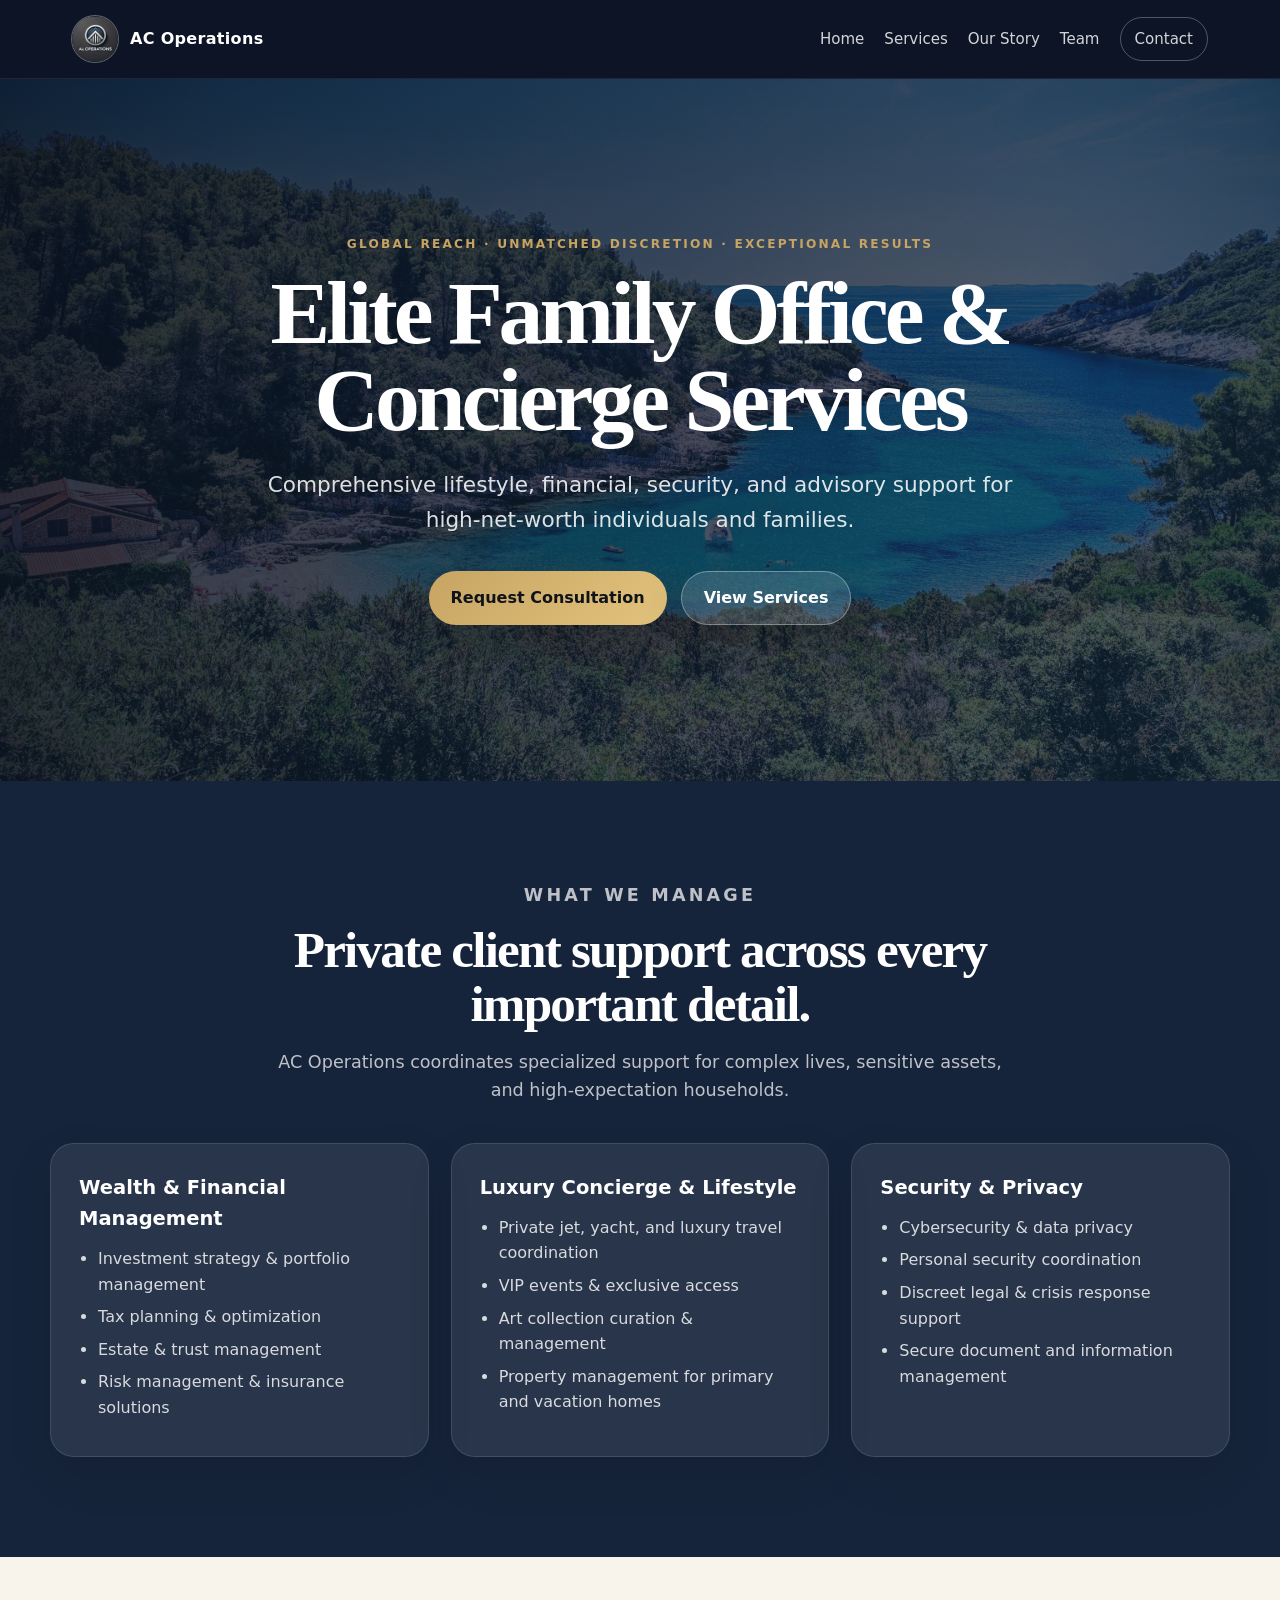
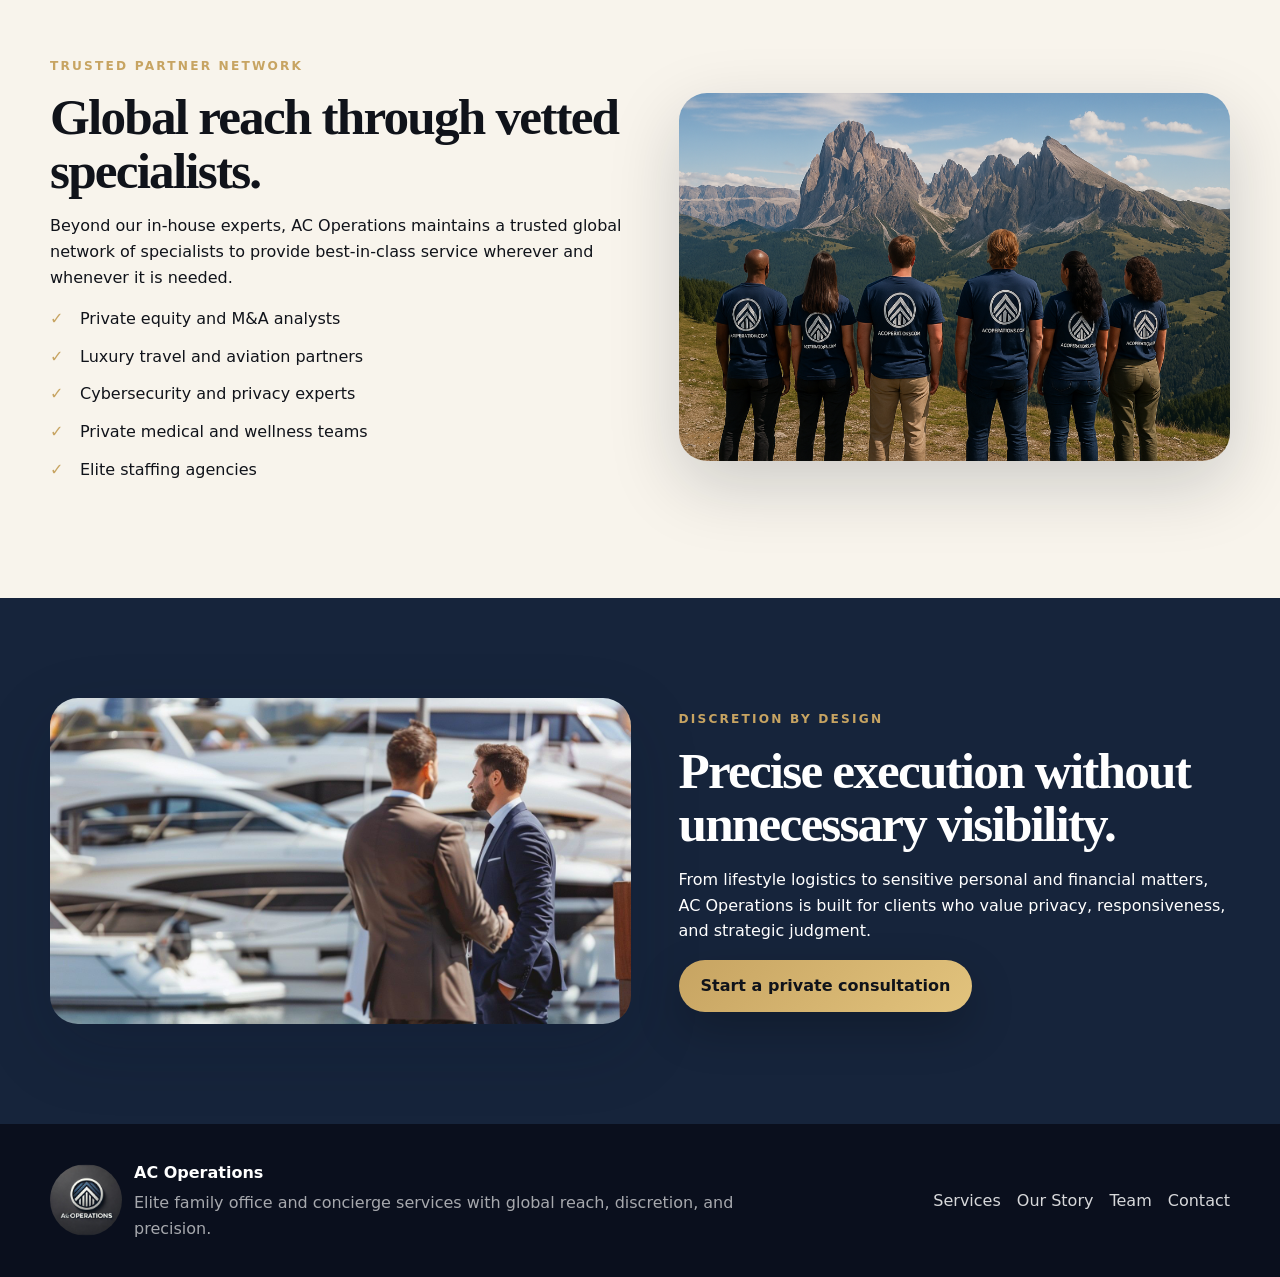
<file: index.html>
<!doctype html><html lang="en"><head><meta charset="utf-8"><meta name="viewport" content="width=device-width, initial-scale=1"><title>AC Operations | Elite Family Office & Concierge Services</title><meta name="description" content="Elite family office and concierge services for high-net-worth individuals and families.">
  <link rel="icon" href="assets/img/favicon.png" type="image/png"><link rel="stylesheet" href="styles.css"></head><body><header class="site-header"><div class="nav-wrap"><a class="brand" href="index.html"><img class="brand-logo" src="assets/img/acoperations-logo-round.png" alt="AC Operations logo"><span>AC Operations</span></a><nav class="nav" aria-label="Main navigation"><a href="index.html">Home</a><a href="services/">Services</a><a href="our-story/">Our Story</a><a href="team/">Team</a><a class="pill" href="contact-us/">Contact</a></nav></div></header><main><section class="hero" style="--hero:url('assets/img/hero.jpg')"><div class="hero-inner"><p class="eyebrow">Global Reach · Unmatched Discretion · Exceptional Results</p><h1>Elite Family Office & Concierge Services</h1><p class="lead">Comprehensive lifestyle, financial, security, and advisory support for high-net-worth individuals and families.</p><div class="actions"><a class="button" href="contact-us/">Request Consultation</a><a class="button secondary" href="services/">View Services</a></div></div></section><section class="section dark"><div class="container"><div class="section-title"><p class="eyebrow">What we manage</p><h2>Private client support across every important detail.</h2><p>AC Operations coordinates specialized support for complex lives, sensitive assets, and high-expectation households.</p></div><div class="grid service-grid"><article class="card"><h3>Wealth & Financial Management</h3><ul><li>Investment strategy & portfolio management</li><li>Tax planning & optimization</li><li>Estate & trust management</li><li>Risk management & insurance solutions</li></ul></article><article class="card"><h3>Luxury Concierge & Lifestyle</h3><ul><li>Private jet, yacht, and luxury travel coordination</li><li>VIP events & exclusive access</li><li>Art collection curation & management</li><li>Property management for primary and vacation homes</li></ul></article><article class="card"><h3>Security & Privacy</h3><ul><li>Cybersecurity & data privacy</li><li>Personal security coordination</li><li>Discreet legal & crisis response support</li><li>Secure document and information management</li></ul></article></div></div></section><section class="section"><div class="container split"><div><p class="eyebrow">Trusted partner network</p><h2>Global reach through vetted specialists.</h2><p>Beyond our in-house experts, AC Operations maintains a trusted global network of specialists to provide best-in-class service wherever and whenever it is needed.</p><ul class="check-list"><li>Private equity and M&A analysts</li><li>Luxury travel and aviation partners</li><li>Cybersecurity and privacy experts</li><li>Private medical and wellness teams</li><li>Elite staffing agencies</li></ul></div><img src="assets/img/team.png" alt="AC Operations global partner network"></div></section><section class="section dark"><div class="container split"><img src="assets/img/harbor.jpg" alt="Discreet private client meeting"><div><p class="eyebrow">Discretion by design</p><h2>Precise execution without unnecessary visibility.</h2><p>From lifestyle logistics to sensitive personal and financial matters, AC Operations is built for clients who value privacy, responsiveness, and strategic judgment.</p><a class="button" href="contact-us/">Start a private consultation</a></div></div></section></main><footer class="footer"><div class="footer-inner"><div class="footer-logo"><img src="assets/img/acoperations-logo-round.png" alt="AC Operations logo"><div><strong>AC Operations</strong><p>Elite family office and concierge services with global reach, discretion, and precision.</p></div></div><div class="footer-links"><a href="services/">Services</a><a href="our-story/">Our Story</a><a href="team/">Team</a><a href="contact-us/">Contact</a></div></div></footer></body></html>
</file>
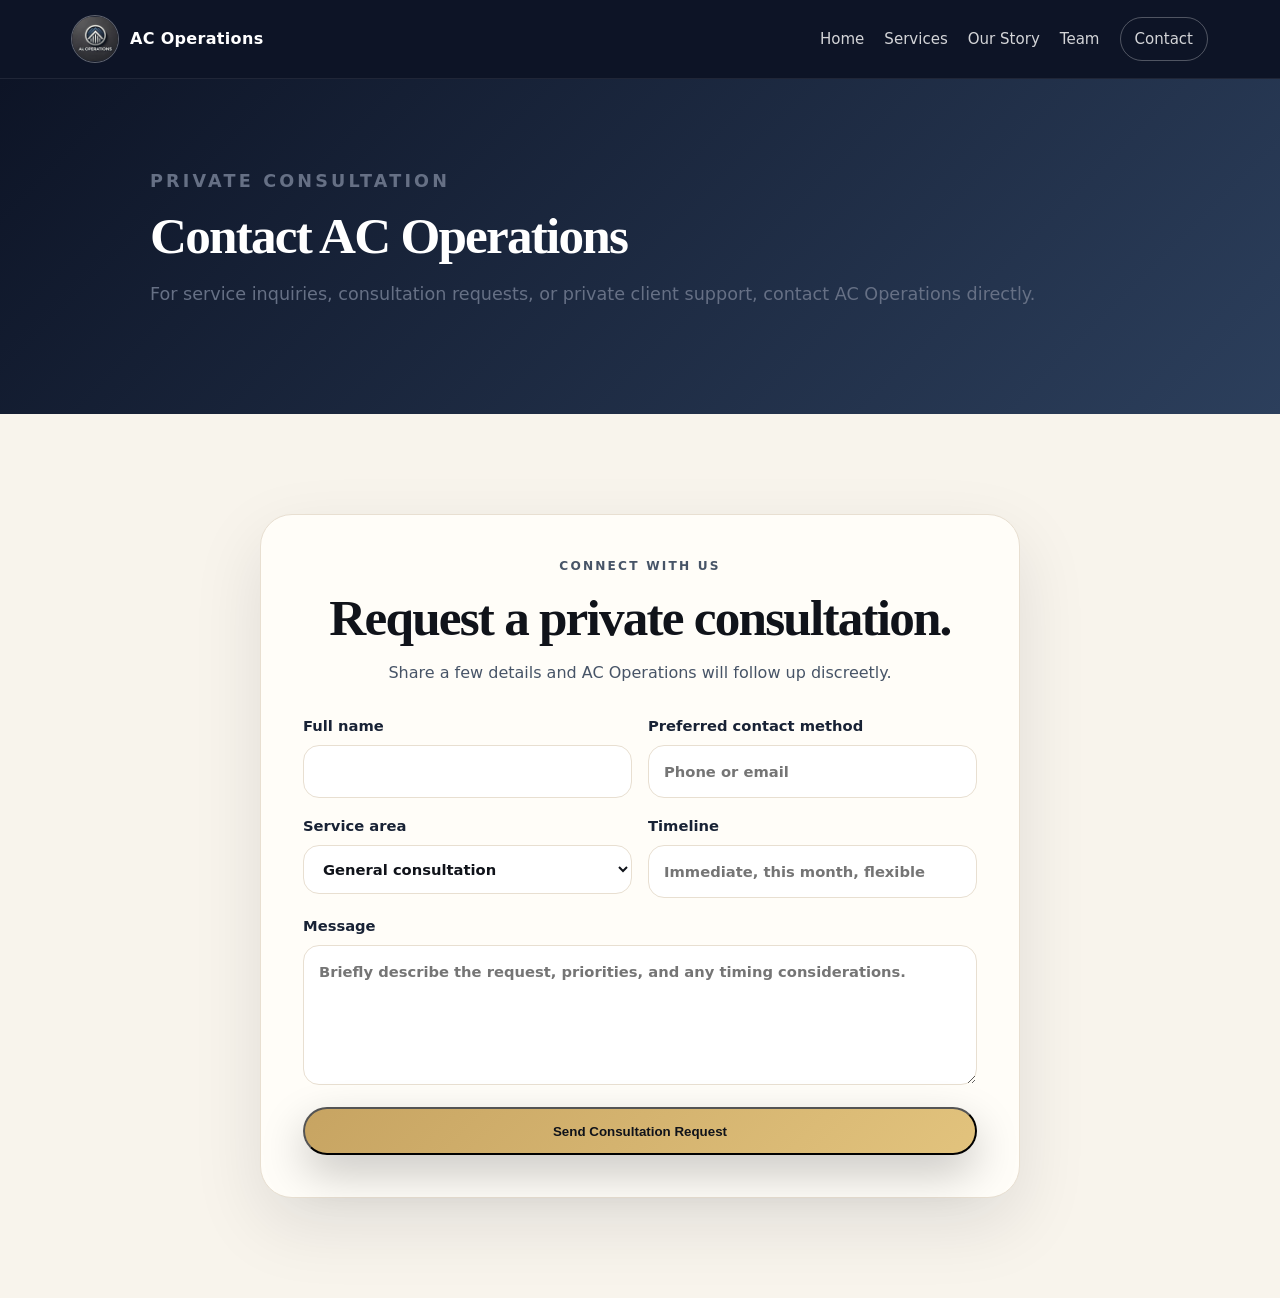
<file: contact-us/index.html>
<!doctype html><html lang="en"><head><meta charset="utf-8"><meta name="viewport" content="width=device-width, initial-scale=1"><title>Contact | AC Operations</title><meta name="description" content="Contact AC Operations for private consultations.">
  <link rel="icon" href="../assets/img/favicon.png" type="image/png"><link rel="stylesheet" href="../styles.css"></head><body><header class="site-header"><div class="nav-wrap"><a class="brand" href="../index.html"><img class="brand-logo" src="../assets/img/acoperations-logo-round.png" alt="AC Operations logo"><span>AC Operations</span></a><nav class="nav" aria-label="Main navigation"><a href="../index.html">Home</a><a href="../services/">Services</a><a href="../our-story/">Our Story</a><a href="../team/">Team</a><a class="pill" href="../contact-us/">Contact</a></nav></div></header><main><section class="page-hero"><div class="page-title"><p class="eyebrow">Private Consultation</p><h1>Contact AC Operations</h1><p>For service inquiries, consultation requests, or private client support, contact AC Operations directly.</p></div></section><section class="section"><div class="contact-card"><p class="eyebrow">Connect With Us</p><h2>Request a private consultation.</h2><p>Share a few details and AC Operations will follow up discreetly.</p><form class="contact-form" action="https://formspree.io/f/xnjkrvkl" method="POST" target="_blank">
  <input type="hidden" name="_subject" value="AC Operations Consultation Request">
  <input type="hidden" name="_next" value="../thank-you/index.html">
  <div class="form-row"><label>Full name<input name="name" autocomplete="name" required></label><label>Preferred contact method<input name="contact" placeholder="Phone or email" required></label></div>
  <div class="form-row"><label>Service area<select name="service"><option>General consultation</option><option>Family office support</option><option>Luxury concierge & lifestyle</option><option>Security & privacy</option><option>Business & investment advisory</option></select></label><label>Timeline<input name="timeline" placeholder="Immediate, this month, flexible"></label></div>
  <label>Message<textarea name="message" placeholder="Briefly describe the request, priorities, and any timing considerations." required></textarea></label>
  <button class="button" type="submit">Send Consultation Request</button>
</form>
</body></html>
</file>
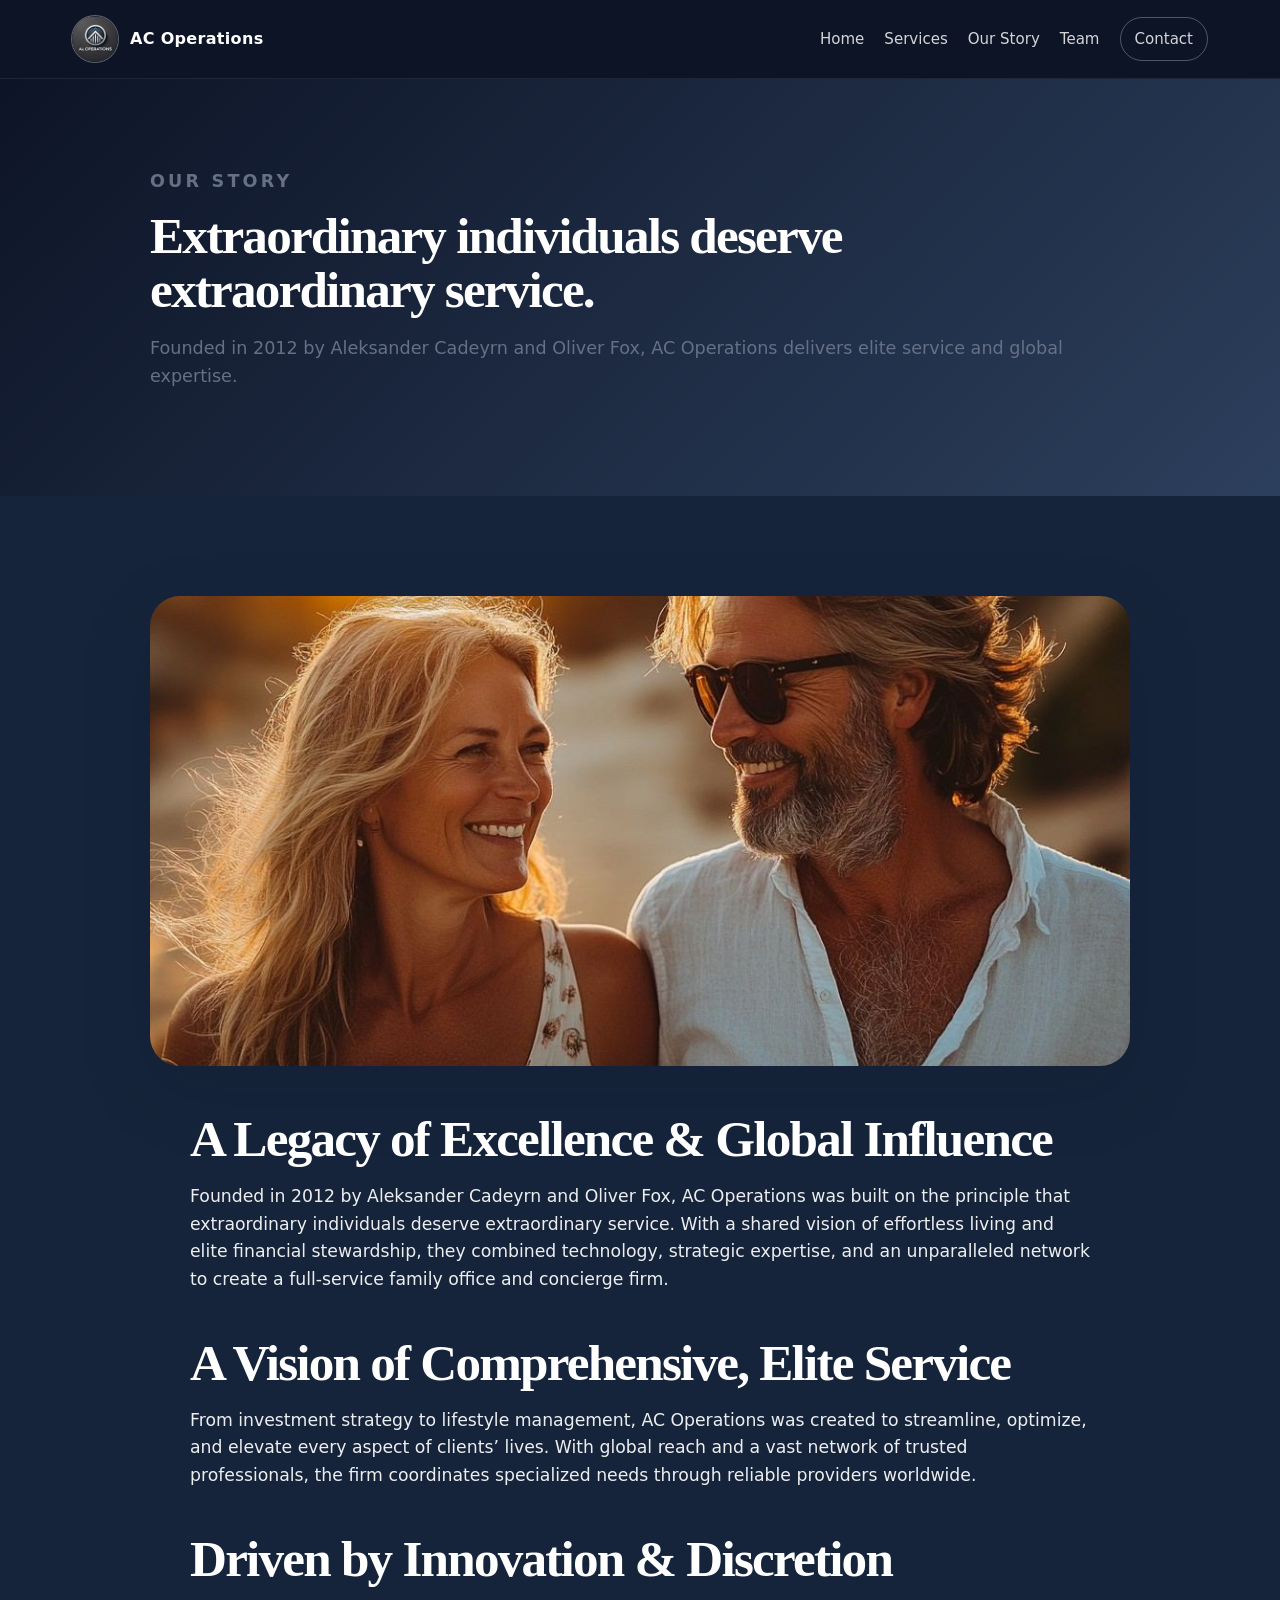
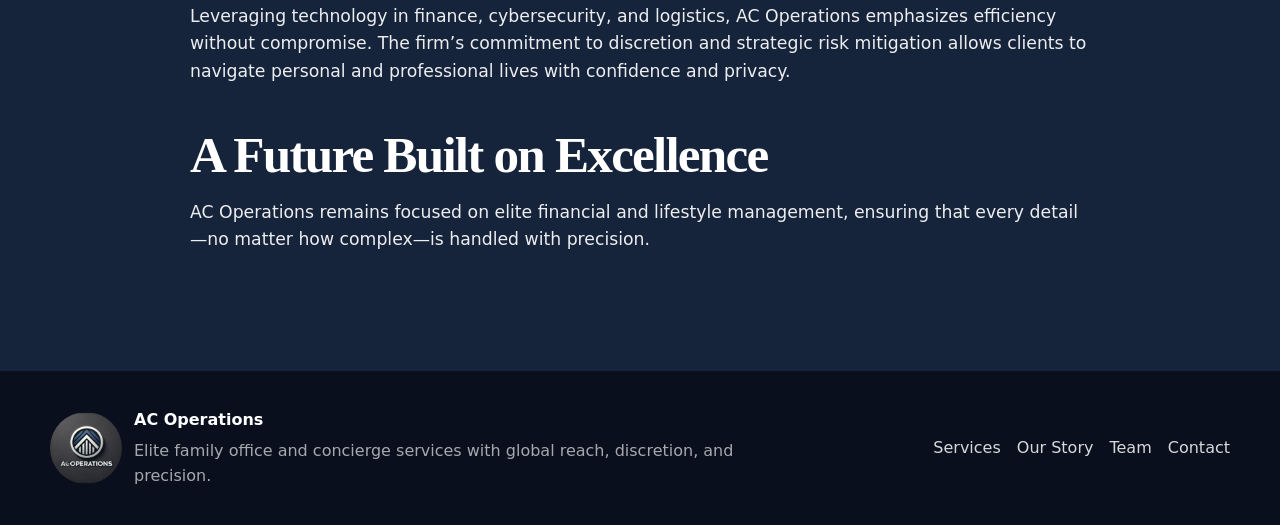
<file: our-story/index.html>
<!doctype html><html lang="en"><head><meta charset="utf-8"><meta name="viewport" content="width=device-width, initial-scale=1"><title>Our Story | AC Operations</title><meta name="description" content="The story and principles behind AC Operations.">
  <link rel="icon" href="../assets/img/favicon.png" type="image/png"><link rel="stylesheet" href="../styles.css"></head><body><header class="site-header"><div class="nav-wrap"><a class="brand" href="../index.html"><img class="brand-logo" src="../assets/img/acoperations-logo-round.png" alt="AC Operations logo"><span>AC Operations</span></a><nav class="nav" aria-label="Main navigation"><a href="../index.html">Home</a><a href="../services/">Services</a><a href="../our-story/">Our Story</a><a href="../team/">Team</a><a class="pill" href="../contact-us/">Contact</a></nav></div></header><main><section class="page-hero" ><div class="page-title"><p class="eyebrow">Our Story</p><h1>Extraordinary individuals deserve extraordinary service.</h1><p>Founded in 2012 by Aleksander Cadeyrn and Oliver Fox, AC Operations delivers elite service and global expertise.</p></div></section><section class="section dark"><div class="story-feature"><img src="../assets/img/story.jpg" alt="AC Operations private client service"></div><article class="content"><h2>A Legacy of Excellence & Global Influence</h2><p>Founded in 2012 by Aleksander Cadeyrn and Oliver Fox, AC Operations was built on the principle that extraordinary individuals deserve extraordinary service. With a shared vision of effortless living and elite financial stewardship, they combined technology, strategic expertise, and an unparalleled network to create a full-service family office and concierge firm.</p><h2>A Vision of Comprehensive, Elite Service</h2><p>From investment strategy to lifestyle management, AC Operations was created to streamline, optimize, and elevate every aspect of clients’ lives. With global reach and a vast network of trusted professionals, the firm coordinates specialized needs through reliable providers worldwide.</p><h2>Driven by Innovation & Discretion</h2><p>Leveraging technology in finance, cybersecurity, and logistics, AC Operations emphasizes efficiency without compromise. The firm’s commitment to discretion and strategic risk mitigation allows clients to navigate personal and professional lives with confidence and privacy.</p><h2>A Future Built on Excellence</h2><p>AC Operations remains focused on elite financial and lifestyle management, ensuring that every detail—no matter how complex—is handled with precision.</p></article></section></main><footer class="footer"><div class="footer-inner"><div class="footer-logo"><img src="../assets/img/acoperations-logo-round.png" alt="AC Operations logo"><div><strong>AC Operations</strong><p>Elite family office and concierge services with global reach, discretion, and precision.</p></div></div><div class="footer-links"><a href="../services/">Services</a><a href="../our-story/">Our Story</a><a href="../team/">Team</a><a href="../contact-us/">Contact</a></div></div></footer></body></html>
</file>
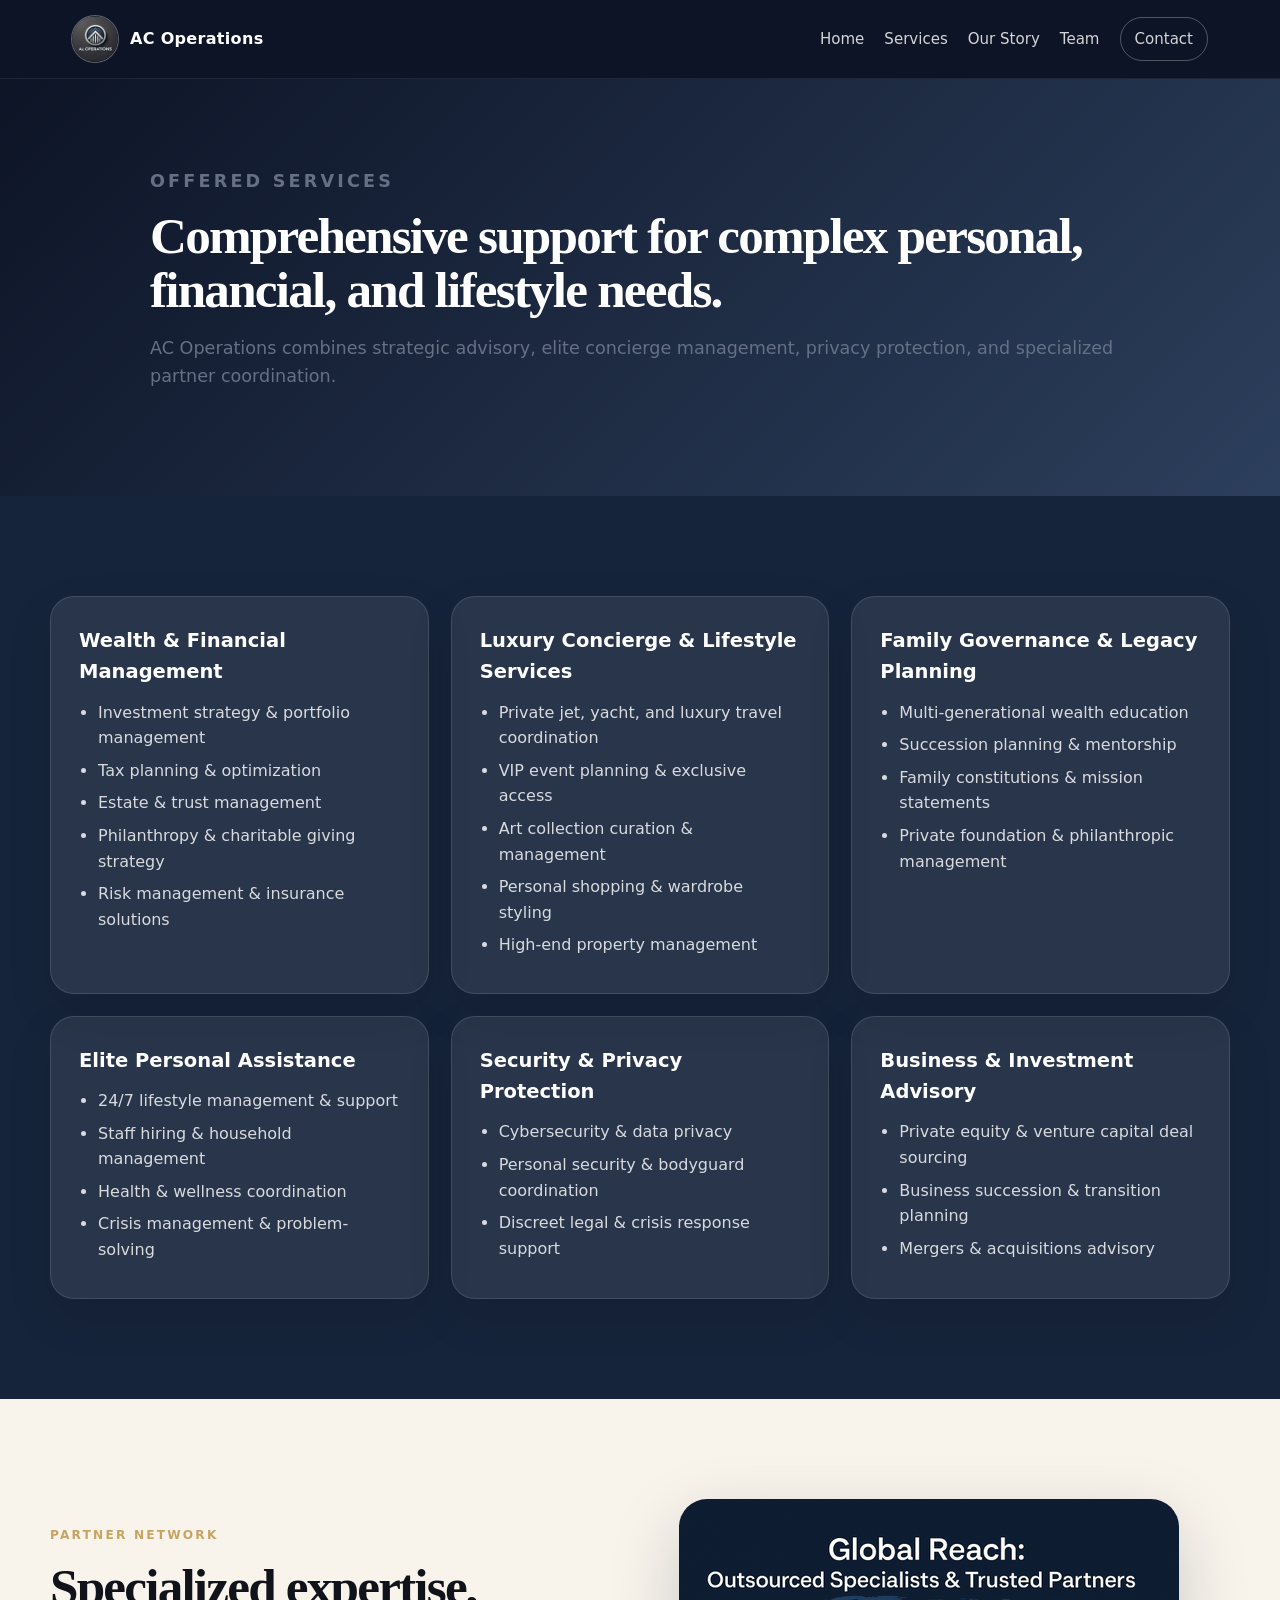
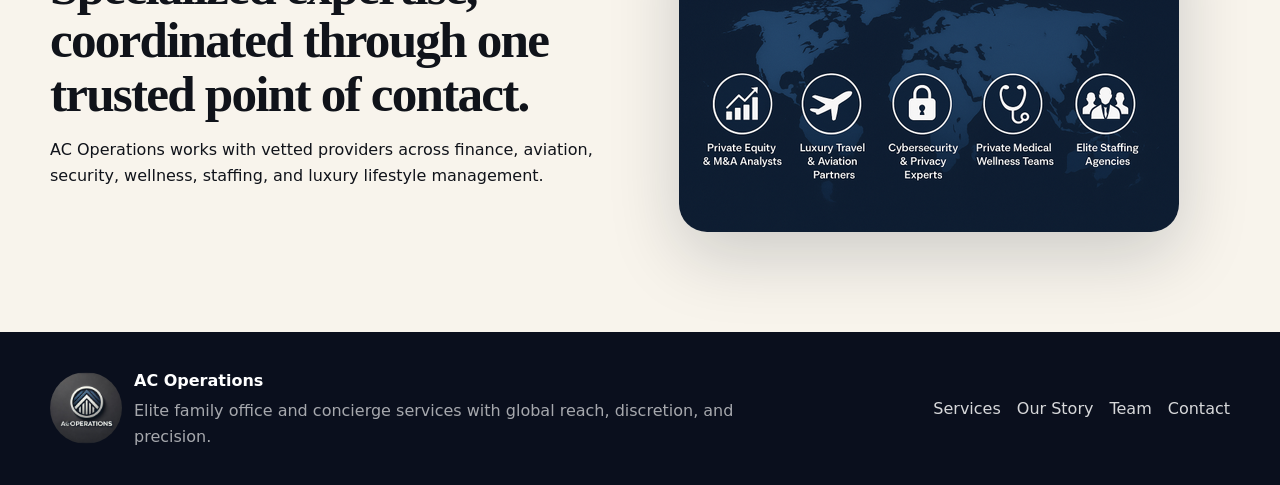
<file: services/index.html>
<!doctype html><html lang="en"><head><meta charset="utf-8"><meta name="viewport" content="width=device-width, initial-scale=1"><title>Services | AC Operations</title><meta name="description" content="Offered services from AC Operations.">
  <link rel="icon" href="../assets/img/favicon.png" type="image/png"><link rel="stylesheet" href="../styles.css"></head><body><header class="site-header"><div class="nav-wrap"><a class="brand" href="../index.html"><img class="brand-logo" src="../assets/img/acoperations-logo-round.png" alt="AC Operations logo"><span>AC Operations</span></a><nav class="nav" aria-label="Main navigation"><a href="../index.html">Home</a><a href="../services/">Services</a><a href="../our-story/">Our Story</a><a href="../team/">Team</a><a class="pill" href="../contact-us/">Contact</a></nav></div></header><main><section class="page-hero"><div class="page-title"><p class="eyebrow">Offered Services</p><h1>Comprehensive support for complex personal, financial, and lifestyle needs.</h1><p>AC Operations combines strategic advisory, elite concierge management, privacy protection, and specialized partner coordination.</p></div></section><section class="section dark"><div class="container"><div class="grid service-grid"><article class="card"><h3>Wealth & Financial Management</h3><ul><li>Investment strategy & portfolio management</li><li>Tax planning & optimization</li><li>Estate & trust management</li><li>Philanthropy & charitable giving strategy</li><li>Risk management & insurance solutions</li></ul></article><article class="card"><h3>Luxury Concierge & Lifestyle Services</h3><ul><li>Private jet, yacht, and luxury travel coordination</li><li>VIP event planning & exclusive access</li><li>Art collection curation & management</li><li>Personal shopping & wardrobe styling</li><li>High-end property management</li></ul></article><article class="card"><h3>Family Governance & Legacy Planning</h3><ul><li>Multi-generational wealth education</li><li>Succession planning & mentorship</li><li>Family constitutions & mission statements</li><li>Private foundation & philanthropic management</li></ul></article><article class="card"><h3>Elite Personal Assistance</h3><ul><li>24/7 lifestyle management & support</li><li>Staff hiring & household management</li><li>Health & wellness coordination</li><li>Crisis management & problem-solving</li></ul></article><article class="card"><h3>Security & Privacy Protection</h3><ul><li>Cybersecurity & data privacy</li><li>Personal security & bodyguard coordination</li><li>Discreet legal & crisis response support</li></ul></article><article class="card"><h3>Business & Investment Advisory</h3><ul><li>Private equity & venture capital deal sourcing</li><li>Business succession & transition planning</li><li>Mergers & acquisitions advisory</li></ul></article></div></div></section><section class="section"><div class="container split"><div><p class="eyebrow">Partner network</p><h2>Specialized expertise, coordinated through one trusted point of contact.</h2><p>AC Operations works with vetted providers across finance, aviation, security, wellness, staffing, and luxury lifestyle management.</p></div><img src="../assets/img/global.png" alt="Global reach"></div></section></main><footer class="footer"><div class="footer-inner"><div class="footer-logo"><img src="../assets/img/acoperations-logo-round.png" alt="AC Operations logo"><div><strong>AC Operations</strong><p>Elite family office and concierge services with global reach, discretion, and precision.</p></div></div><div class="footer-links"><a href="../services/">Services</a><a href="../our-story/">Our Story</a><a href="../team/">Team</a><a href="../contact-us/">Contact</a></div></div></footer></body></html>
</file>
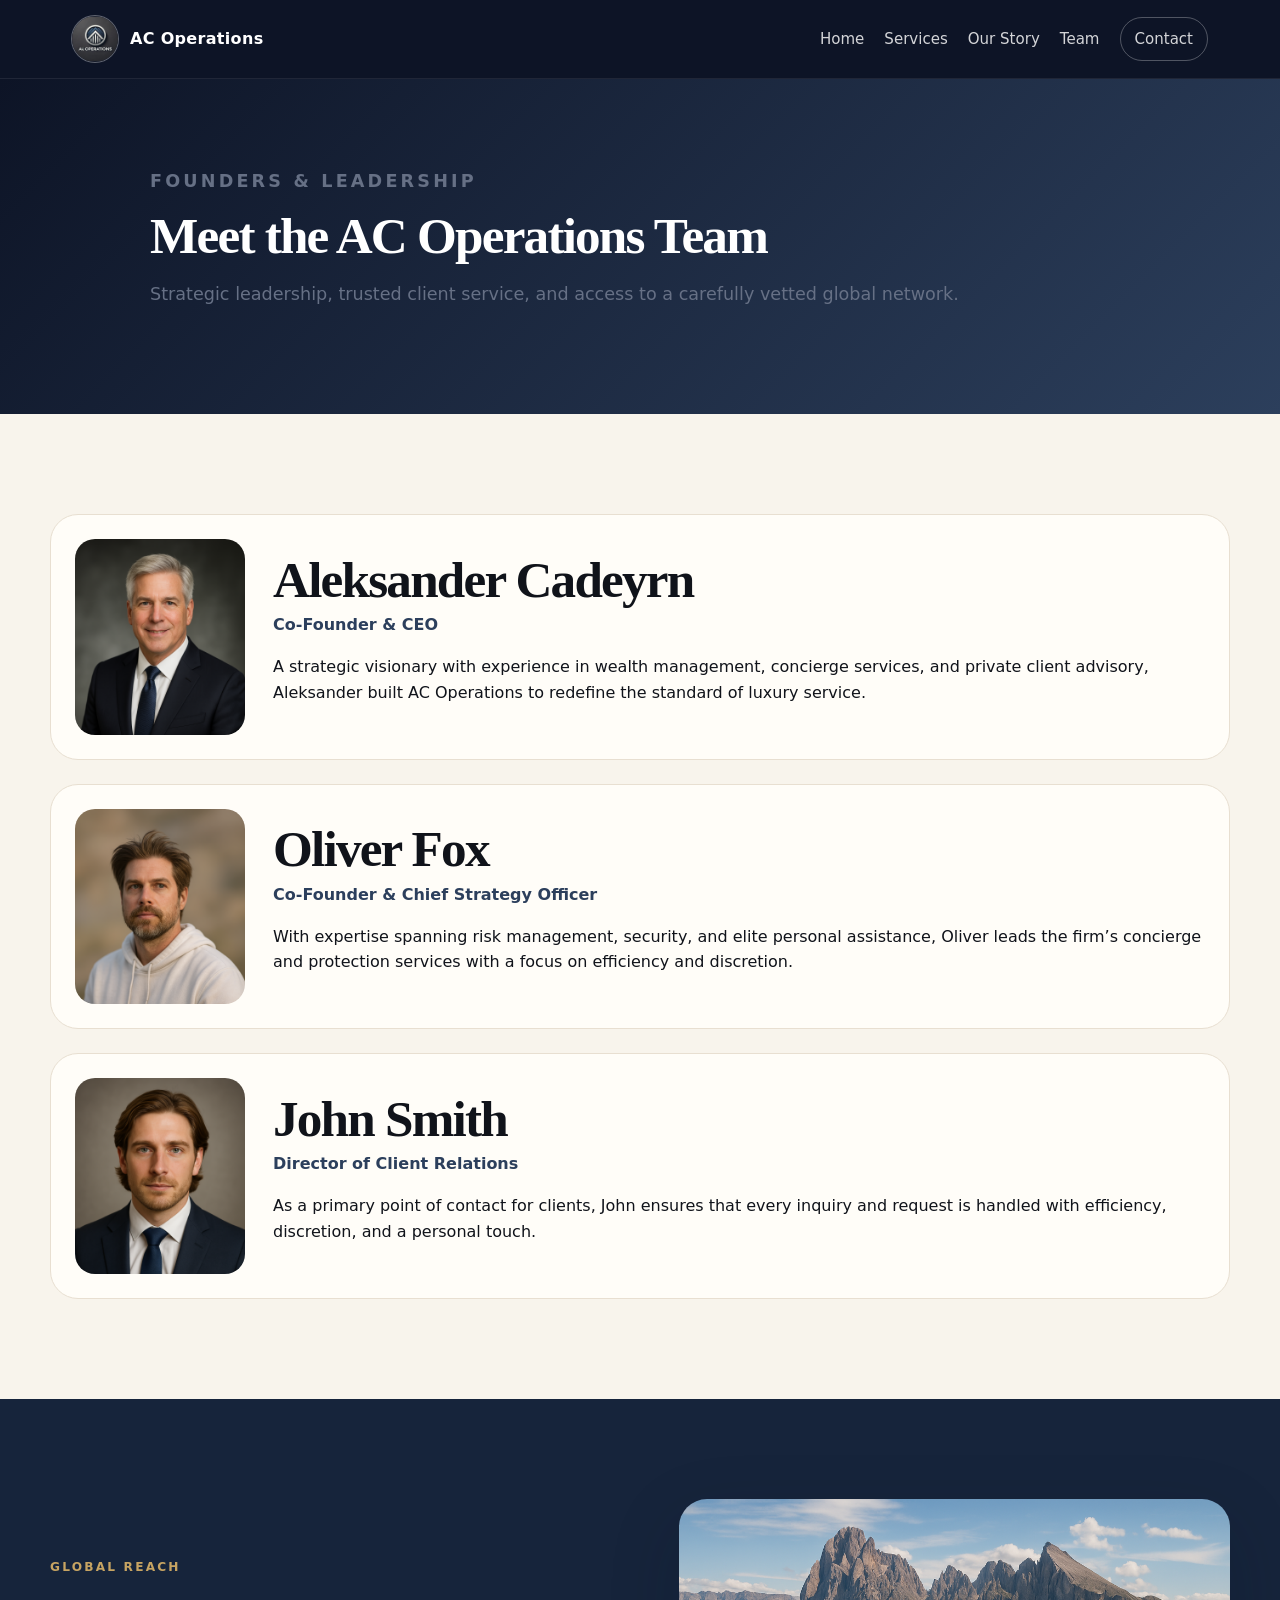
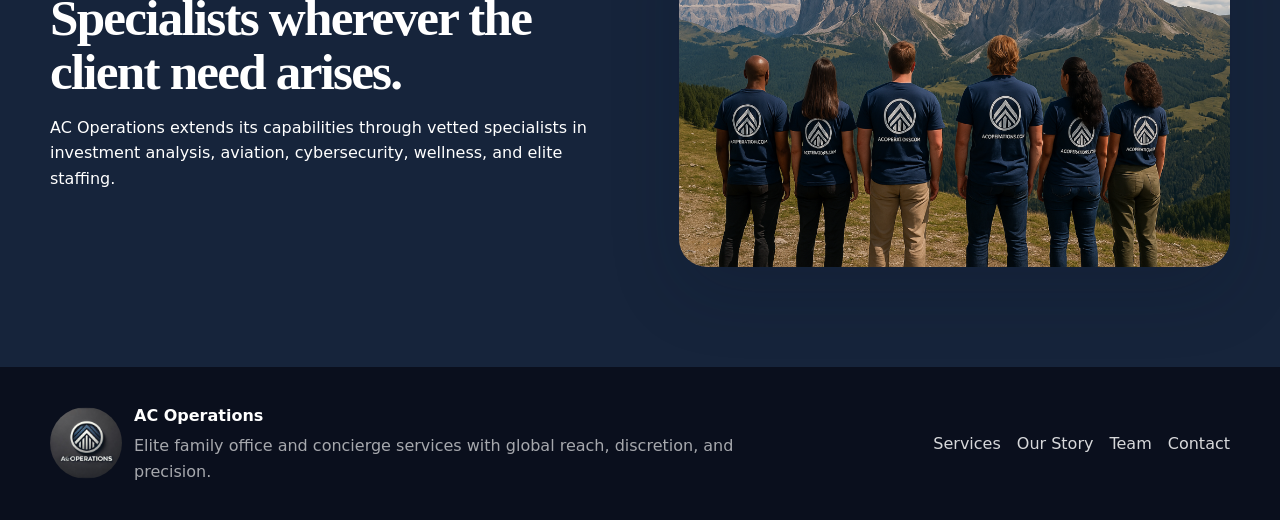
<file: team/index.html>
<!doctype html><html lang="en"><head><meta charset="utf-8"><meta name="viewport" content="width=device-width, initial-scale=1"><title>Team | AC Operations</title><meta name="description" content="Meet the AC Operations leadership team.">
  <link rel="icon" href="../assets/img/favicon.png" type="image/png"><link rel="stylesheet" href="../styles.css"></head><body><header class="site-header"><div class="nav-wrap"><a class="brand" href="../index.html"><img class="brand-logo" src="../assets/img/acoperations-logo-round.png" alt="AC Operations logo"><span>AC Operations</span></a><nav class="nav" aria-label="Main navigation"><a href="../index.html">Home</a><a href="../services/">Services</a><a href="../our-story/">Our Story</a><a href="../team/">Team</a><a class="pill" href="../contact-us/">Contact</a></nav></div></header><main><section class="page-hero"><div class="page-title"><p class="eyebrow">Founders & Leadership</p><h1>Meet the AC Operations Team</h1><p>Strategic leadership, trusted client service, and access to a carefully vetted global network.</p></div></section><section class="section"><div class="container team-grid"><article class="profile"><img src="../assets/img/aleksander.png" alt="Aleksander Cadeyrn"><div><h2>Aleksander Cadeyrn</h2><p class="role">Co-Founder & CEO</p><p>A strategic visionary with experience in wealth management, concierge services, and private client advisory, Aleksander built AC Operations to redefine the standard of luxury service.</p></div></article><article class="profile"><img src="../assets/img/oliver.png" alt="Oliver Fox"><div><h2>Oliver Fox</h2><p class="role">Co-Founder & Chief Strategy Officer</p><p>With expertise spanning risk management, security, and elite personal assistance, Oliver leads the firm’s concierge and protection services with a focus on efficiency and discretion.</p></div></article><article class="profile"><img src="../assets/img/john.png" alt="John Smith"><div><h2>John Smith</h2><p class="role">Director of Client Relations</p><p>As a primary point of contact for clients, John ensures that every inquiry and request is handled with efficiency, discretion, and a personal touch.</p></div></article></div></section><section class="section dark"><div class="container split"><div><p class="eyebrow">Global Reach</p><h2>Specialists wherever the client need arises.</h2><p>AC Operations extends its capabilities through vetted specialists in investment analysis, aviation, cybersecurity, wellness, and elite staffing.</p></div><img src="../assets/img/team.png" alt="Team meeting"></div></section></main><footer class="footer"><div class="footer-inner"><div class="footer-logo"><img src="../assets/img/acoperations-logo-round.png" alt="AC Operations logo"><div><strong>AC Operations</strong><p>Elite family office and concierge services with global reach, discretion, and precision.</p></div></div><div class="footer-links"><a href="../services/">Services</a><a href="../our-story/">Our Story</a><a href="../team/">Team</a><a href="../contact-us/">Contact</a></div></div></footer></body></html>
</file>
<file: styles.css>
:root{--ink:#10131a;--navy:#0d1426;--blue:#16243b;--slate:#2c3f5c;--gold:#c7a462;--cream:#f8f4ec;--paper:#fffdf8;--muted:#667085;--line:#e8dfd1}*{box-sizing:border-box}html{scroll-behavior:smooth}body{margin:0;font-family:Inter,ui-sans-serif,system-ui,-apple-system,BlinkMacSystemFont,"Segoe UI",sans-serif;color:var(--ink);background:var(--cream);line-height:1.6}img{max-width:100%;display:block}a{color:inherit}.site-header{position:sticky;top:0;z-index:50;background:var(--navy);border-bottom:1px solid rgba(255,255,255,.08)}.nav-wrap{max-width:1180px;margin:auto;padding:16px 22px;display:flex;align-items:center;justify-content:space-between;gap:24px}.brand{display:flex;align-items:center;gap:12px;color:#fff;text-decoration:none;font-weight:800;letter-spacing:.02em}.brand-mark{width:42px;height:42px;border-radius:50%;display:grid;place-items:center;border:1px solid rgba(255,255,255,.38);font-family:Georgia,serif}.nav{display:flex;gap:20px;align-items:center;flex-wrap:wrap}.nav a{color:rgba(255,255,255,.82);font-size:.94rem;text-decoration:none}.nav a:hover{color:#fff}.nav .pill{border:1px solid rgba(255,255,255,.28);border-radius:999px;padding:9px 14px}.hero{min-height:78vh;display:grid;place-items:center;padding:110px 22px;color:#fff;text-align:center;background:linear-gradient(120deg,rgba(10,17,32,.86),rgba(18,36,59,.68)),var(--hero) center/cover no-repeat}.hero-inner{max-width:960px}.eyebrow{margin:0 0 14px;color:var(--gold);text-transform:uppercase;letter-spacing:.18em;font-size:.76rem;font-weight:800}.h1,h1{font-family:Georgia,"Times New Roman",serif;font-size:clamp(2.7rem,7vw,5.8rem);line-height:.98;margin:0 0 24px;letter-spacing:-.045em}.lead{font-size:clamp(1.1rem,2vw,1.35rem);max-width:780px;margin:0 auto 34px;color:rgba(255,255,255,.86)}.actions{display:flex;gap:14px;justify-content:center;flex-wrap:wrap}.button{display:inline-flex;align-items:center;justify-content:center;min-height:48px;padding:13px 22px;border-radius:999px;text-decoration:none;background:linear-gradient(135deg,var(--gold),#e2c37d);color:#10131a;font-weight:800;box-shadow:0 18px 45px rgba(0,0,0,.22)}.button.secondary{background:rgba(255,255,255,.12);border:1px solid rgba(255,255,255,.34);color:#fff}.section{padding:clamp(58px,8vw,100px) 22px}.container{max-width:1180px;margin:auto}.section-title{max-width:760px;margin:0 auto 38px;text-align:center}.section-title h2,.page-title h1,h2{font-family:Georgia,"Times New Roman",serif;font-size:clamp(2rem,4vw,3.4rem);line-height:1.05;margin:0 0 14px;letter-spacing:-.035em}.section-title p,.page-title p{color:var(--muted);font-size:1.1rem}.dark{background:var(--blue);color:#fff}.dark .section-title p{color:rgba(255,255,255,.72)}.grid{display:grid;gap:22px}.service-grid{grid-template-columns:repeat(3,minmax(0,1fr))}.card{background:rgba(255,255,255,.08);border:1px solid rgba(255,255,255,.12);border-radius:24px;padding:28px;box-shadow:0 18px 45px rgba(0,0,0,.12)}.card h3{font-size:1.22rem;margin:0 0 12px}.card ul{margin:0;padding-left:19px;color:rgba(255,255,255,.82)}.card li{margin:7px 0}.light-card{background:var(--paper);border:1px solid var(--line);color:var(--ink)}.light-card ul{color:#303846}.split{display:grid;grid-template-columns:1fr .95fr;gap:48px;align-items:center}.split img,.image-card{border-radius:28px;box-shadow:0 24px 70px rgba(13,20,38,.18);overflow:hidden}.check-list{padding-left:0;list-style:none}.check-list li{position:relative;padding-left:30px;margin:12px 0}.check-list li:before{content:"✓";position:absolute;left:0;color:var(--gold);font-weight:900}.page-hero{padding:88px 22px;background:linear-gradient(135deg,var(--navy),var(--slate));color:#fff}.page-title{max-width:980px;margin:auto}.content{max-width:900px;margin:auto}.content p{font-size:1.08rem;color:#344054}.content h2{margin-top:42px}.team-grid{display:grid;gap:24px}.profile{display:grid;grid-template-columns:170px 1fr;gap:28px;align-items:center;background:var(--paper);border:1px solid var(--line);border-radius:28px;padding:24px}.profile img{width:170px;aspect-ratio:1/1.15;object-fit:cover;border-radius:20px}.role{color:var(--slate);font-weight:800;margin-top:-8px}.contact-card{max-width:760px;margin:auto;background:var(--paper);border:1px solid var(--line);border-radius:32px;padding:42px;text-align:center;box-shadow:0 26px 70px rgba(13,20,38,.1)}.contact-card p{color:#475467}.note{font-size:.95rem;color:var(--muted);margin-top:20px}.footer{background:#0a0f1d;color:#fff;padding:36px 22px}.footer-inner{max-width:1180px;margin:auto;display:flex;justify-content:space-between;gap:24px;flex-wrap:wrap}.footer p{color:rgba(255,255,255,.64);margin:.3rem 0 0;max-width:620px}.footer a{color:#fff}.story-hero{background:linear-gradient(120deg,rgba(10,17,32,.78),rgba(18,36,59,.7)),var(--story) center/cover no-repeat}@media(max-width:900px){.nav-wrap{align-items:flex-start;flex-direction:column}.service-grid,.split,.profile{grid-template-columns:1fr}.hero{min-height:68vh}.profile img{width:100%;max-width:260px}.section{padding:56px 18px}.nav{gap:12px}}
/* v3 refinements */
.brand-logo{width:46px;height:46px;border-radius:999px;object-fit:cover;box-shadow:0 0 0 1px rgba(255,255,255,.34)}
.hero-logo{width:220px;height:220px;border-radius:999px;object-fit:cover;object-position:center;display:block;margin:0 auto 26px;box-shadow:0 26px 70px rgba(0,0,0,.35),0 0 0 1px rgba(255,255,255,.24)}
.story-feature{margin:0 auto 46px;max-width:980px}
.story-feature img{width:100%;max-height:470px;object-fit:cover;border-radius:30px;box-shadow:0 24px 70px rgba(13,20,38,.18)}
.profile img{object-position:center top}
.footer-inner{align-items:center}
.footer-logo{display:flex;align-items:center;gap:12px}
.footer-logo img{width:72px;height:72px;border-radius:999px;object-fit:cover;object-position:center}
.footer-links{display:flex;gap:16px;flex-wrap:wrap;color:rgba(255,255,255,.7)}
.footer-links a{color:rgba(255,255,255,.84);text-decoration:none}
.contact-form{display:grid;gap:16px;text-align:left;margin-top:28px}
.form-row{display:grid;grid-template-columns:1fr 1fr;gap:16px}
.contact-form label{font-weight:800;color:#182235;font-size:.92rem}
.contact-form input,.contact-form textarea,.contact-form select{width:100%;margin-top:7px;border:1px solid var(--line);border-radius:16px;background:#fff;padding:14px 15px;font:inherit;color:var(--ink)}
.contact-form textarea{min-height:140px;resize:vertical}
.form-note{text-align:center;font-size:.94rem;color:var(--muted);margin-top:18px}
.form-status{display:none;border-radius:14px;background:#f3ead9;color:#2b2418;padding:13px 14px;font-weight:700;text-align:center}
.form-status.is-visible{display:block}
@media(max-width:700px){.form-row{grid-template-columns:1fr}.hero-logo{width:112px;height:112px}.brand-logo{width:40px;height:40px}}

/* Our Story dark content overrides */
.dark .content p{color:rgba(255,255,255,.92);}
.dark .content h2{color:#fff;}

/* Mobile contrast and readability fixes */
@media(max-width:700px){
  .section:not(.dark) .content p{color:#24323f;line-height:1.7;font-size:1.05rem}
  .section.dark .content p{color:rgba(255,255,255,.92);line-height:1.7;font-size:1.05rem}
  .card, .profile{color:var(--ink)}
  .section.dark .card, .section.dark .card h3, .section.dark .card ul{color:rgba(255,255,255,.92)}
  .story-feature img{filter:brightness(.94)}
  /* Ensure list bullets follow the same readable color on mobile */
  .section.dark .card h3{color:#fff!important}
  .section:not(.dark) ul, .section:not(.dark) .card ul{color:#24323f}
  .section.dark ul, .section.dark .card ul{color:rgba(255,255,255,.88)}
}
</file>
